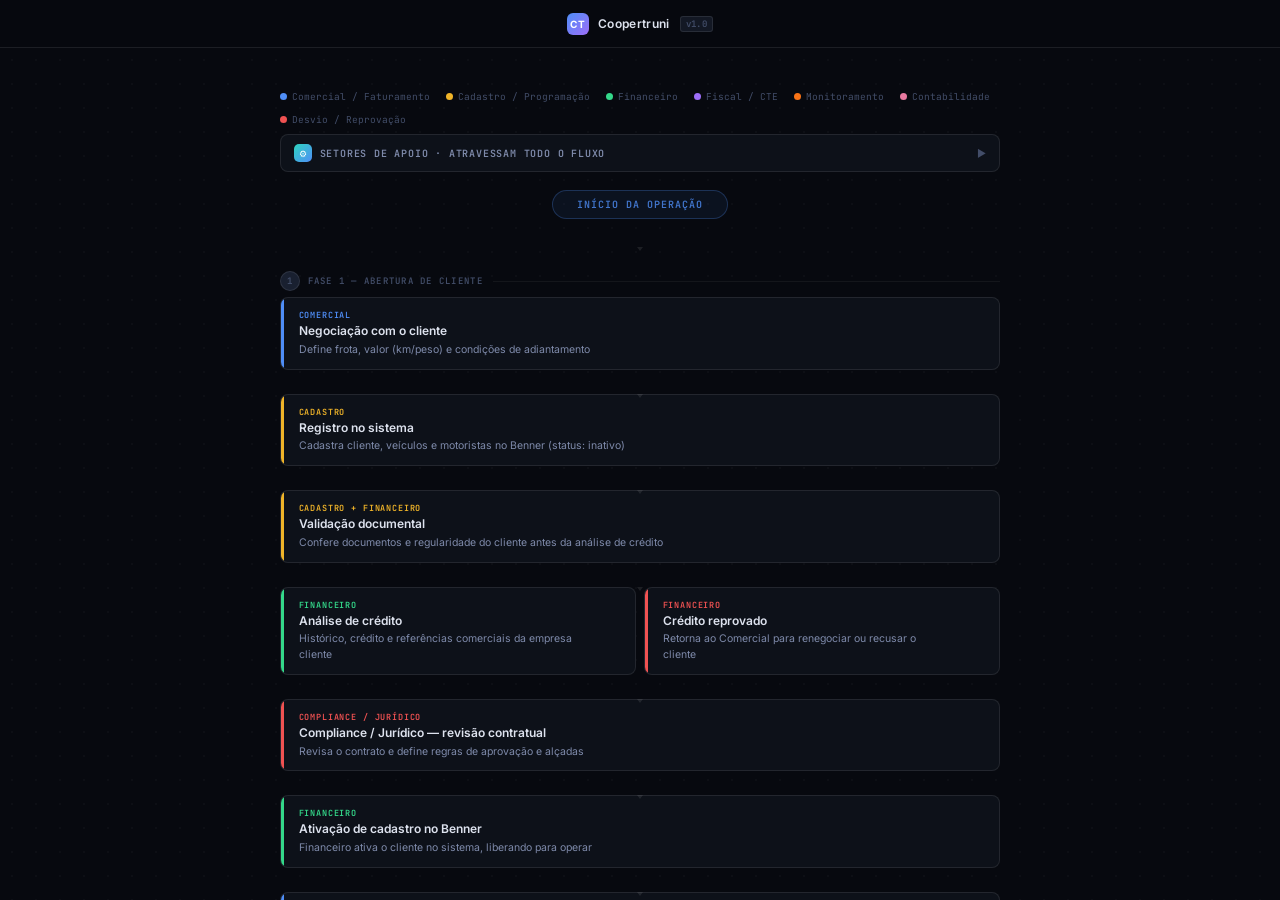
<file: index.html>
<!DOCTYPE html>
<html lang="pt-BR">
<head>
<meta charset="UTF-8"/>
<meta name="viewport" content="width=device-width,initial-scale=1"/>
<title>Coopertruni — Fluxo Operacional</title>

<link rel="preconnect" href="https://fonts.googleapis.com"/>
<link rel="preconnect" href="https://fonts.gstatic.com" crossorigin/>
<link rel="stylesheet" href="https://fonts.googleapis.com/css2?family=JetBrains+Mono:wght@400;500;600&family=Inter:wght@300;400;500;600;700&display=swap"/>
<link rel="stylesheet" href="css/styles.css"/>
</head>
<body>

<header class="hdr">
  <div class="logo">
    <div class="logo-mark">CT</div>
    Coopertruni
    <span class="logo-ver">v1.0</span>
  </div>
</header>

<div class="app">
  <div class="canvas-wrap">
    <div id="canvas">
      <div class="flow" id="flow"></div>
    </div>
  </div>
  <div class="panel" id="panel">
    <div class="panel-inner">
      <div class="p-hdr">
        <div>
          <div class="p-sector" id="p-sector"></div>
          <div class="p-tit" id="p-tit"></div>
        </div>
        <button class="p-close" onclick="closePanel()" aria-label="Fechar painel">✕</button>
      </div>
      <div class="tabs">
        <div class="tab on" id="t-info" onclick="switchTab('info')">Info</div>
      </div>
      <div class="p-body">
        <div id="b-info"></div>
      </div>
    </div>
  </div>
</div>

<div class="toast" id="toast" role="status" aria-live="polite"></div>

<script src="js/data.js"></script>
<script src="js/app.js"></script>
</body>
</html>
</file>
<file: css/styles.css>
/* Fontes Inter + JetBrains Mono carregadas via <link> em index.html. */
*{box-sizing:border-box;margin:0;padding:0}
:root{
  --bg:#07090f;--surface:#0d1119;--surface2:#131824;--surface3:#192030;
  --border:rgba(255,255,255,0.05);--border2:rgba(255,255,255,0.09);--border3:rgba(255,255,255,0.16);
  --text:#dde2ee;--text2:#7e8aaa;--text3:#424d68;
  --blue:#4f8ef7;--blue-d:rgba(79,142,247,0.08);--blue-b:rgba(79,142,247,0.20);
  --green:#34d88a;--green-d:rgba(52,216,138,0.08);--green-b:rgba(52,216,138,0.20);
  --amber:#f0b429;--amber-d:rgba(240,180,41,0.08);--amber-b:rgba(240,180,41,0.20);
  --purple:#9d6ef8;--purple-d:rgba(157,110,248,0.08);--purple-b:rgba(157,110,248,0.20);
  --coral:#f97316;--coral-d:rgba(249,115,22,0.08);--coral-b:rgba(249,115,22,0.20);
  --pink:#e879a0;--pink-d:rgba(232,121,160,0.08);--pink-b:rgba(232,121,160,0.20);
  --red:#f05252;--red-d:rgba(240,82,82,0.08);--red-b:rgba(240,82,82,0.20);
  --teal:#2dd4bf;--teal-d:rgba(45,212,191,0.08);--teal-b:rgba(45,212,191,0.20);
}
html,body{height:100%;overflow:hidden;font-family:'Inter',sans-serif;background:var(--bg);color:var(--text);font-size:13px}

/* HEADER */
.hdr{display:flex;align-items:center;justify-content:center;height:48px;padding:0 16px;background:rgba(7,9,15,0.98);border-bottom:1px solid var(--border2);position:relative;z-index:200;flex-shrink:0}
.logo{display:flex;align-items:center;gap:9px;font-size:12px;font-weight:600;letter-spacing:.03em}
.logo-mark{width:22px;height:22px;border-radius:6px;background:linear-gradient(135deg,#4f8ef7,#9d6ef8);display:flex;align-items:center;justify-content:center;font-size:10px;font-weight:700;color:#fff;flex-shrink:0}
.logo-ver{font-size:9px;color:var(--text3);font-family:'JetBrains Mono',monospace;background:var(--surface2);border:1px solid var(--border2);padding:1px 5px;border-radius:3px;margin-left:1px}
.hdr-right{display:flex;gap:5px}
.btn{display:inline-flex;align-items:center;gap:5px;padding:5px 11px;border-radius:6px;font-size:11px;font-weight:500;cursor:pointer;border:1px solid var(--border2);background:transparent;color:var(--text2);font-family:'Inter',sans-serif;transition:all .15s;white-space:nowrap}
.btn:hover{background:var(--surface2);color:var(--text);border-color:var(--border3)}
.btn-blue{background:rgba(79,142,247,.15);color:var(--blue);border-color:rgba(79,142,247,.3)}
.btn-blue:hover{background:rgba(79,142,247,.22);border-color:var(--blue)}
.btn-danger{color:var(--red);border-color:rgba(240,82,82,0.2)}
.btn-danger:hover{background:var(--red-d);border-color:var(--red)}

/* LAYOUT */
.app{display:flex;height:calc(100vh - 48px)}

/* CANVAS */
.canvas-wrap{flex:1;overflow:auto;position:relative;background:var(--bg)}
.canvas-wrap::before{content:'';position:absolute;inset:0;background-image:radial-gradient(circle,rgba(255,255,255,0.025) 1px,transparent 1px);background-size:24px 24px;pointer-events:none;z-index:0}
#canvas{position:relative;min-width:880px;padding:32px 48px 80px;z-index:1}
.flow{display:flex;flex-direction:column;align-items:center;gap:0;max-width:720px;margin:0 auto}

/* PILL / START-END */
.pill{padding:7px 24px;border-radius:99px;font-size:10px;font-weight:600;letter-spacing:.1em;text-transform:uppercase;font-family:'JetBrains Mono',monospace;border:1px solid rgba(79,142,247,.25);background:rgba(79,142,247,.07);color:rgba(79,142,247,.8);margin:4px 0}

/* PHASE HEADER */
.phase-header{width:100%;display:flex;align-items:center;gap:0;margin:24px 0 6px;position:relative}
.ph-num{width:20px;height:20px;border-radius:50%;display:flex;align-items:center;justify-content:center;font-size:9px;font-weight:700;font-family:'JetBrains Mono',monospace;flex-shrink:0;background:var(--surface3);border:1px solid var(--border2);color:var(--text3);margin-right:8px}
.ph-label{font-size:9px;font-weight:600;letter-spacing:.14em;text-transform:uppercase;color:var(--text3);font-family:'JetBrains Mono',monospace;white-space:nowrap;margin-right:10px}
.ph-line{flex:1;height:1px;background:var(--border)}

/* CONNECTOR */
.conn{display:flex;flex-direction:column;align-items:center;position:relative;width:1px;flex-shrink:0;z-index:2}
.conn-line{width:1px;position:relative}
.conn-line.short{height:14px}.conn-line.med{height:24px}
.conn-line::after{content:'';position:absolute;bottom:-4px;left:50%;transform:translateX(-50%);border-left:3px solid transparent;border-right:3px solid transparent;border-top:4px solid var(--border2)}
.conn-lbl{font-size:9px;color:var(--text3);white-space:nowrap;font-family:'JetBrains Mono',monospace;margin:1px 0}
/* fork connector — horizontal bar */
.conn-fork{width:100%;display:flex;justify-content:center;position:relative;margin:0}
.conn-fork-bar{height:1px;background:var(--border2);position:relative}
.conn-fork-bar::before,.conn-fork-bar::after{content:'';position:absolute;top:-4px;border-left:3px solid transparent;border-right:3px solid transparent;border-top:4px solid var(--border2)}
.conn-fork-bar::before{left:0;transform:translateX(-50%)}
.conn-fork-bar::after{right:0;transform:translateX(50%)}
/* add button */
.conn-add{width:15px;height:15px;border-radius:50%;background:var(--surface2);border:1px solid var(--border2);color:var(--text3);font-size:10px;display:flex;align-items:center;justify-content:center;cursor:pointer;opacity:0;transition:opacity .15s;position:absolute;top:50%;left:50%;transform:translate(-50%,-50%);z-index:10;line-height:1}
.conn:hover .conn-add{opacity:1}
.conn-add:hover{background:var(--surface3);border-color:var(--border3);color:var(--text)}

/* ROW */
.row{display:flex;gap:8px;width:100%;max-width:720px}
.row .node{flex:1}
.row-wrap{display:flex;flex-direction:column;align-items:center;flex:1;gap:0}
.branch-block{display:flex;width:100%;gap:0;position:relative}
.branch-col{flex:1;display:flex;flex-direction:column;align-items:center;position:relative}
.branch-col+.branch-col::before{content:'';position:absolute;left:0;top:0;bottom:0;width:1px;background:var(--border)}
.branch-label{font-size:9px;font-weight:600;letter-spacing:.08em;text-transform:uppercase;color:var(--text3);font-family:'JetBrains Mono',monospace;padding:5px 12px;margin-bottom:4px;background:var(--surface2);border:1px solid var(--border);border-radius:4px;text-align:center;width:calc(100% - 16px)}

/* NODE */
.node{width:calc(100% - 0px);max-width:720px;background:var(--surface);border:1px solid var(--border2);border-radius:8px;padding:11px 14px 11px 18px;cursor:pointer;position:relative;transition:all .15s;overflow:hidden}
.node::before{content:'';position:absolute;left:0;top:0;bottom:0;width:3px;border-radius:3px 0 0 3px;background:var(--nc,transparent)}
.node:hover{background:var(--nd,var(--surface2));border-color:var(--nc,var(--border3));transform:translateY(-1px);box-shadow:0 4px 20px rgba(0,0,0,.5)}
.node.selected{box-shadow:0 0 0 1.5px var(--nc,var(--border3));background:var(--nd,var(--surface2));border-color:var(--nc,var(--border3))}
.node.dragging{opacity:.4;cursor:grabbing}
.node.drag-over{box-shadow:0 0 0 2px var(--blue)!important}
.drag-handle{cursor:grab;color:var(--text3);font-size:11px;position:absolute;left:5px;top:50%;transform:translateY(-50%);opacity:0;transition:opacity .15s}
.node:hover .drag-handle{opacity:1}
.n-tag{font-size:8.5px;font-weight:600;letter-spacing:.1em;text-transform:uppercase;color:var(--nc,var(--text3));margin-bottom:2px;font-family:'JetBrains Mono',monospace}
.n-tit{font-size:12px;font-weight:600;color:var(--text);margin-bottom:2px;line-height:1.4;padding-right:48px}
.n-sub{font-size:10.5px;color:var(--text2);line-height:1.5;padding-right:48px}
.node:has(.n-people) .n-sub{padding-bottom:14px}
.n-actions{position:absolute;right:8px;top:50%;transform:translateY(-50%);display:flex;gap:3px;opacity:0;transition:opacity .15s}
.node:hover .n-actions{opacity:1}
.na{width:20px;height:20px;border-radius:4px;border:1px solid var(--border2);background:var(--surface);display:flex;align-items:center;justify-content:center;font-size:10px;cursor:pointer;transition:all .12s;color:var(--text3)}
.na:hover{background:var(--surface3);border-color:var(--border3);color:var(--text)}
.na.del:hover{background:var(--red-d);border-color:var(--red);color:var(--red)}

/* colors */
.c-blue{--nc:var(--blue);--nd:var(--blue-d)}
.c-green{--nc:var(--green);--nd:var(--green-d)}
.c-amber{--nc:var(--amber);--nd:var(--amber-d)}
.c-purple{--nc:var(--purple);--nd:var(--purple-d)}
.c-coral{--nc:var(--coral);--nd:var(--coral-d)}
.c-pink{--nc:var(--pink);--nd:var(--pink-d)}
.c-red{--nc:var(--red);--nd:var(--red-d)}
.c-teal{--nc:var(--teal);--nd:var(--teal-d)}

/* PANEL */
.panel{width:0;overflow:hidden;transition:width .22s cubic-bezier(.4,0,.2,1);flex-shrink:0;border-left:1px solid transparent}
.panel.open{width:340px;border-left-color:var(--border2)}
.panel-inner{width:340px;height:100%;overflow-y:auto;display:flex;flex-direction:column}
.p-hdr{padding:14px 14px 10px;border-bottom:1px solid var(--border);flex-shrink:0;display:flex;justify-content:space-between;align-items:flex-start}
.p-sector{font-size:8.5px;font-weight:600;letter-spacing:.1em;text-transform:uppercase;font-family:'JetBrains Mono',monospace;margin-bottom:2px}
.p-tit{font-size:13px;font-weight:600;color:var(--text);line-height:1.4}
.p-close{width:22px;height:22px;border-radius:5px;border:1px solid var(--border2);background:transparent;color:var(--text3);cursor:pointer;display:flex;align-items:center;justify-content:center;font-size:11px;flex-shrink:0;transition:all .15s}
.p-close:hover{background:var(--surface2);color:var(--text)}
.tabs{display:flex;border-bottom:1px solid var(--border);padding:0 14px;flex-shrink:0}
.tab{padding:8px 0;margin-right:14px;font-size:11px;font-weight:500;color:var(--text3);cursor:pointer;border-bottom:2px solid transparent;transition:all .15s;font-family:'JetBrains Mono',monospace}
.tab.on{color:var(--text);border-bottom-color:var(--blue)}
.p-body{flex:1;overflow-y:auto;padding:12px}
::-webkit-scrollbar{width:3px}::-webkit-scrollbar-thumb{background:var(--border2);border-radius:2px}
.iblk{background:var(--surface2);border:1px solid var(--border);border-radius:6px;padding:10px 12px;margin-bottom:7px}
.iblk h4{font-size:8.5px;font-weight:600;letter-spacing:.08em;text-transform:uppercase;color:var(--text3);margin-bottom:5px;font-family:'JetBrains Mono',monospace}
.iblk p,.iblk li{font-size:11px;color:var(--text2);line-height:1.7}
.iblk ul{list-style:none;display:flex;flex-direction:column;gap:1px}
.iblk li::before{content:'→ ';color:var(--text3)}
.fg{margin-bottom:10px}
.fl{font-size:8.5px;font-weight:600;letter-spacing:.08em;text-transform:uppercase;color:var(--text3);margin-bottom:3px;display:block;font-family:'JetBrains Mono',monospace}
.fi,.ft,.fs{width:100%;background:var(--surface2);border:1px solid var(--border2);border-radius:5px;padding:6px 9px;font-size:11px;color:var(--text);font-family:'Inter',sans-serif;outline:none;transition:border-color .15s;resize:none}
.fi:focus,.ft:focus,.fs:focus{border-color:var(--blue)}
.ft{min-height:60px;line-height:1.6}
.fs option{background:#131824}
.sbtn{width:100%;padding:7px;background:var(--blue);color:#fff;border:none;border-radius:5px;font-size:11px;font-weight:600;cursor:pointer;font-family:'Inter',sans-serif;transition:background .15s}
.sbtn:hover{background:#3a7ae8}
.sok{display:none;margin-top:5px;padding:6px;background:var(--green-d);border:1px solid rgba(52,216,138,.2);color:var(--green);border-radius:5px;font-size:11px;text-align:center}

/* MERMAID PANEL */
.mmd-panel{display:none;position:fixed;inset:0;z-index:500;background:rgba(7,9,15,.88);backdrop-filter:blur(8px);align-items:center;justify-content:center}
.mmd-panel.open{display:flex}
.mmd-box{background:var(--surface);border:1px solid var(--border2);border-radius:10px;width:min(700px,92vw);max-height:80vh;display:flex;flex-direction:column;overflow:hidden}
.mmd-hdr{padding:13px 15px;border-bottom:1px solid var(--border);display:flex;justify-content:space-between;align-items:center}
.mmd-hdr h3{font-size:13px;font-weight:600}
.mmd-tabs{display:flex;gap:4px;padding:9px 15px;border-bottom:1px solid var(--border)}
.mmd-tab{padding:4px 11px;border-radius:5px;font-size:11px;font-weight:500;cursor:pointer;border:1px solid var(--border2);color:var(--text2);font-family:'JetBrains Mono',monospace;transition:all .15s}
.mmd-tab.on{background:var(--surface3);color:var(--text);border-color:var(--border3)}
.mmd-body{flex:1;overflow:auto;padding:14px;display:flex;flex-direction:column;gap:9px}
.mmd-ta{width:100%;min-height:280px;background:var(--surface2);border:1px solid var(--border2);border-radius:6px;padding:10px;font-size:11px;font-family:'JetBrains Mono',monospace;color:var(--text);outline:none;resize:vertical;line-height:1.7}
.mmd-ta:focus{border-color:var(--blue)}
.mmd-footer{padding:11px 15px;border-top:1px solid var(--border);display:flex;gap:7px;justify-content:flex-end}
.mmd-info{font-size:11px;color:var(--text3);line-height:1.6;background:var(--surface2);border:1px solid var(--border);border-radius:6px;padding:9px 11px}
.mmd-info a{color:var(--blue);text-decoration:none}
.mmd-info a:hover{text-decoration:underline}

/* ADD MODAL */
.modal{display:none;position:fixed;inset:0;z-index:600;background:rgba(7,9,15,.82);backdrop-filter:blur(6px);align-items:center;justify-content:center}
.modal.open{display:flex}
.modal-box{background:var(--surface);border:1px solid var(--border2);border-radius:10px;width:min(440px,92vw);overflow:hidden}
.modal-hdr{padding:13px 15px;border-bottom:1px solid var(--border);display:flex;justify-content:space-between;align-items:center}
.modal-hdr h3{font-size:13px;font-weight:600}
.modal-body{padding:14px;display:flex;flex-direction:column;gap:9px}
.modal-footer{padding:11px 15px;border-top:1px solid var(--border);display:flex;gap:7px;justify-content:flex-end}
.swatches{display:flex;gap:5px;flex-wrap:wrap}
.swatch{width:20px;height:20px;border-radius:50%;cursor:pointer;border:2px solid transparent;transition:all .12s;flex-shrink:0}
.swatch.sel{border-color:#fff;transform:scale(1.15)}

/* LEGEND */
.legend{display:flex;flex-wrap:wrap;gap:10px 16px;padding:10px 0 0;align-self:flex-start;width:100%;max-width:720px;margin-bottom:4px}
.lg-item{display:flex;align-items:center;gap:5px;font-size:9.5px;color:var(--text3);font-family:'JetBrains Mono',monospace}
.lg-dot{width:7px;height:7px;border-radius:50%;flex-shrink:0}

/* TOAST */
.toast{position:fixed;bottom:20px;left:50%;transform:translateX(-50%) translateY(60px);background:var(--green);color:#fff;padding:7px 14px;border-radius:7px;font-size:11px;font-weight:600;transition:transform .22s;z-index:999;pointer-events:none;font-family:'JetBrains Mono',monospace}
.toast.show{transform:translateX(-50%) translateY(0)}

/* BIFURCATION SPECIFIC */
.bif-wrapper{width:100%;max-width:720px}
.bif-title{font-size:9px;font-weight:600;letter-spacing:.12em;text-transform:uppercase;color:var(--text3);font-family:'JetBrains Mono',monospace;text-align:center;margin-bottom:8px}
.bif-cols{display:flex;gap:8px;width:100%}
.bif-col{flex:1;display:flex;flex-direction:column;gap:0;align-items:stretch}
.bif-col-hdr{background:var(--surface2);border:1px solid var(--border2);border-radius:6px 6px 0 0;padding:6px 10px;text-align:center;border-bottom:none}
.bif-col-hdr .ramo{font-size:8.5px;font-weight:700;letter-spacing:.1em;text-transform:uppercase;font-family:'JetBrains Mono',monospace}
.bif-col-hdr .ramo-sub{font-size:9px;color:var(--text3);margin-top:1px}
.bif-col-body{display:flex;flex-direction:column;align-items:stretch;border:1px solid var(--border2);border-radius:0 0 6px 6px;padding:8px;background:rgba(255,255,255,0.01);gap:0}
.bif-col-body .node{width:100%}
.bif-col-body .conn{width:1px;align-self:center}
.ramo-a{color:var(--blue)}
.ramo-b{color:var(--green)}
.bif-merge{display:flex;flex-direction:column;align-items:center}

/* PEOPLE */
.people-blk h4{color:var(--blue)!important}
.people-list{display:flex;flex-direction:column;gap:6px;margin-top:2px}
.person{display:flex;gap:9px;align-items:flex-start;padding:7px 8px;background:var(--surface3);border:1px solid var(--border);border-radius:6px}
.person-av{width:24px;height:24px;border-radius:50%;flex-shrink:0;background:linear-gradient(135deg,#4f8ef7,#9d6ef8);color:#fff;font-size:11px;font-weight:700;display:flex;align-items:center;justify-content:center;font-family:'JetBrains Mono',monospace}
.person-meta{flex:1;min-width:0}
.person-name{font-size:11.5px;font-weight:600;color:var(--text);line-height:1.3}
.person-role{font-size:9.5px;color:var(--blue);font-family:'JetBrains Mono',monospace;margin:1px 0 3px;letter-spacing:.02em}
.person-fn{font-size:10.5px;color:var(--text2);line-height:1.5}
/* badge contagem de pessoas no card */
.n-people{position:absolute;right:8px;bottom:8px;display:inline-flex;align-items:center;gap:3px;font-size:8.5px;font-weight:600;color:var(--text3);font-family:'JetBrains Mono',monospace;background:var(--surface3);border:1px solid var(--border2);border-radius:99px;padding:2px 7px;opacity:.85}
.n-people svg{width:9px;height:9px}
/* SUPPORT BAR */
.support-bar{width:100%;max-width:720px;margin:4px 0 14px;background:var(--surface);border:1px solid var(--border2);border-radius:8px;overflow:hidden}
.support-head{display:flex;align-items:center;gap:8px;padding:9px 13px;cursor:pointer;user-select:none}
.support-head:hover{background:var(--surface2)}
.support-head .sb-ic{width:18px;height:18px;border-radius:5px;background:linear-gradient(135deg,#2dd4bf,#4f8ef7);display:flex;align-items:center;justify-content:center;font-size:9px;color:#fff;flex-shrink:0}
.support-head .sb-tit{font-size:10px;font-weight:600;letter-spacing:.08em;text-transform:uppercase;color:var(--text2);font-family:'JetBrains Mono',monospace;flex:1}
.support-head .sb-arrow{font-size:10px;color:var(--text3);transition:transform .2s}
.support-bar.open .sb-arrow{transform:rotate(90deg)}
.support-body{display:none;padding:0 13px 12px;flex-direction:column;gap:12px}
.support-bar.open .support-body{display:flex}
.sb-group-tit{font-size:9px;font-weight:700;letter-spacing:.1em;text-transform:uppercase;color:var(--teal);font-family:'JetBrains Mono',monospace;margin:2px 0 1px}
.sb-grid{display:grid;grid-template-columns:1fr 1fr;gap:6px}
@media(max-width:620px){.sb-grid{grid-template-columns:1fr}}

/* OUTRAS ÁREAS */
.other-wrap{width:100%;max-width:720px;display:flex;flex-direction:column}
.oa-note{font-size:10px;color:var(--text3);font-family:'JetBrains Mono',monospace;margin:0 0 12px;line-height:1.5}
.oa-card{background:var(--surface);border:1px solid var(--border2);border-radius:8px;margin-bottom:9px;overflow:hidden;position:relative}
.oa-card::before{content:'';position:absolute;left:0;top:0;bottom:0;width:3px;background:var(--nc,transparent)}
.oa-head{display:flex;align-items:center;gap:10px;padding:11px 14px;cursor:pointer;user-select:none}
.oa-head:hover{background:var(--surface2)}
.oa-ic{width:30px;height:30px;border-radius:7px;background:var(--nd,var(--surface3));border:1px solid var(--nc,var(--border2));display:flex;align-items:center;justify-content:center;font-size:15px;flex-shrink:0}
.oa-tt{flex:1;min-width:0}
.oa-title{font-size:12.5px;font-weight:600;color:var(--text);line-height:1.3}
.oa-desc{font-size:10px;color:var(--text2);line-height:1.5;margin-top:2px}
.oa-count{font-size:9px;font-weight:700;color:var(--nc,var(--text3));font-family:'JetBrains Mono',monospace;background:var(--nd,var(--surface3));border:1px solid var(--nc,var(--border2));border-radius:99px;padding:2px 8px;flex-shrink:0}
.oa-body{display:none;padding:0 14px 13px;flex-direction:column;gap:13px}
.oa-card.open .oa-body{display:flex}
.oa-card.open .sb-arrow{transform:rotate(90deg)}
.oa-group{display:flex;flex-direction:column}

.area-fn{font-size:11px;color:var(--text2);line-height:1.6;padding:8px 10px;background:var(--surface3);border:1px solid var(--border);border-radius:6px;margin-top:2px}
.operates-blk h4{color:var(--blue)!important}
.travas-blk{background:rgba(240,82,82,0.06);border:1px solid rgba(240,82,82,0.25);border-radius:7px;padding:10px 12px}
.travas-blk h4{color:#f87171!important;margin-bottom:6px!important}
.travas-blk ul{margin:0;padding-left:2px;list-style:none}
.travas-blk li{font-size:11px;color:var(--text2);line-height:1.55;padding:3px 0 3px 16px;position:relative}
.travas-blk li::before{content:'⛔';position:absolute;left:0;top:3px;font-size:9px}
.ind-blk{background:rgba(79,142,247,0.06);border:1px solid rgba(79,142,247,0.25);border-radius:7px;padding:10px 12px}
.ind-blk h4{color:#60a5fa!important;margin-bottom:7px!important}
.ind-wrap{display:flex;flex-wrap:wrap;gap:6px}
.ind-tag{font-size:10px;color:var(--text2);background:var(--surface3);border:1px solid var(--border2);border-radius:99px;padding:3px 10px;font-family:'JetBrains Mono',monospace}
</file>
